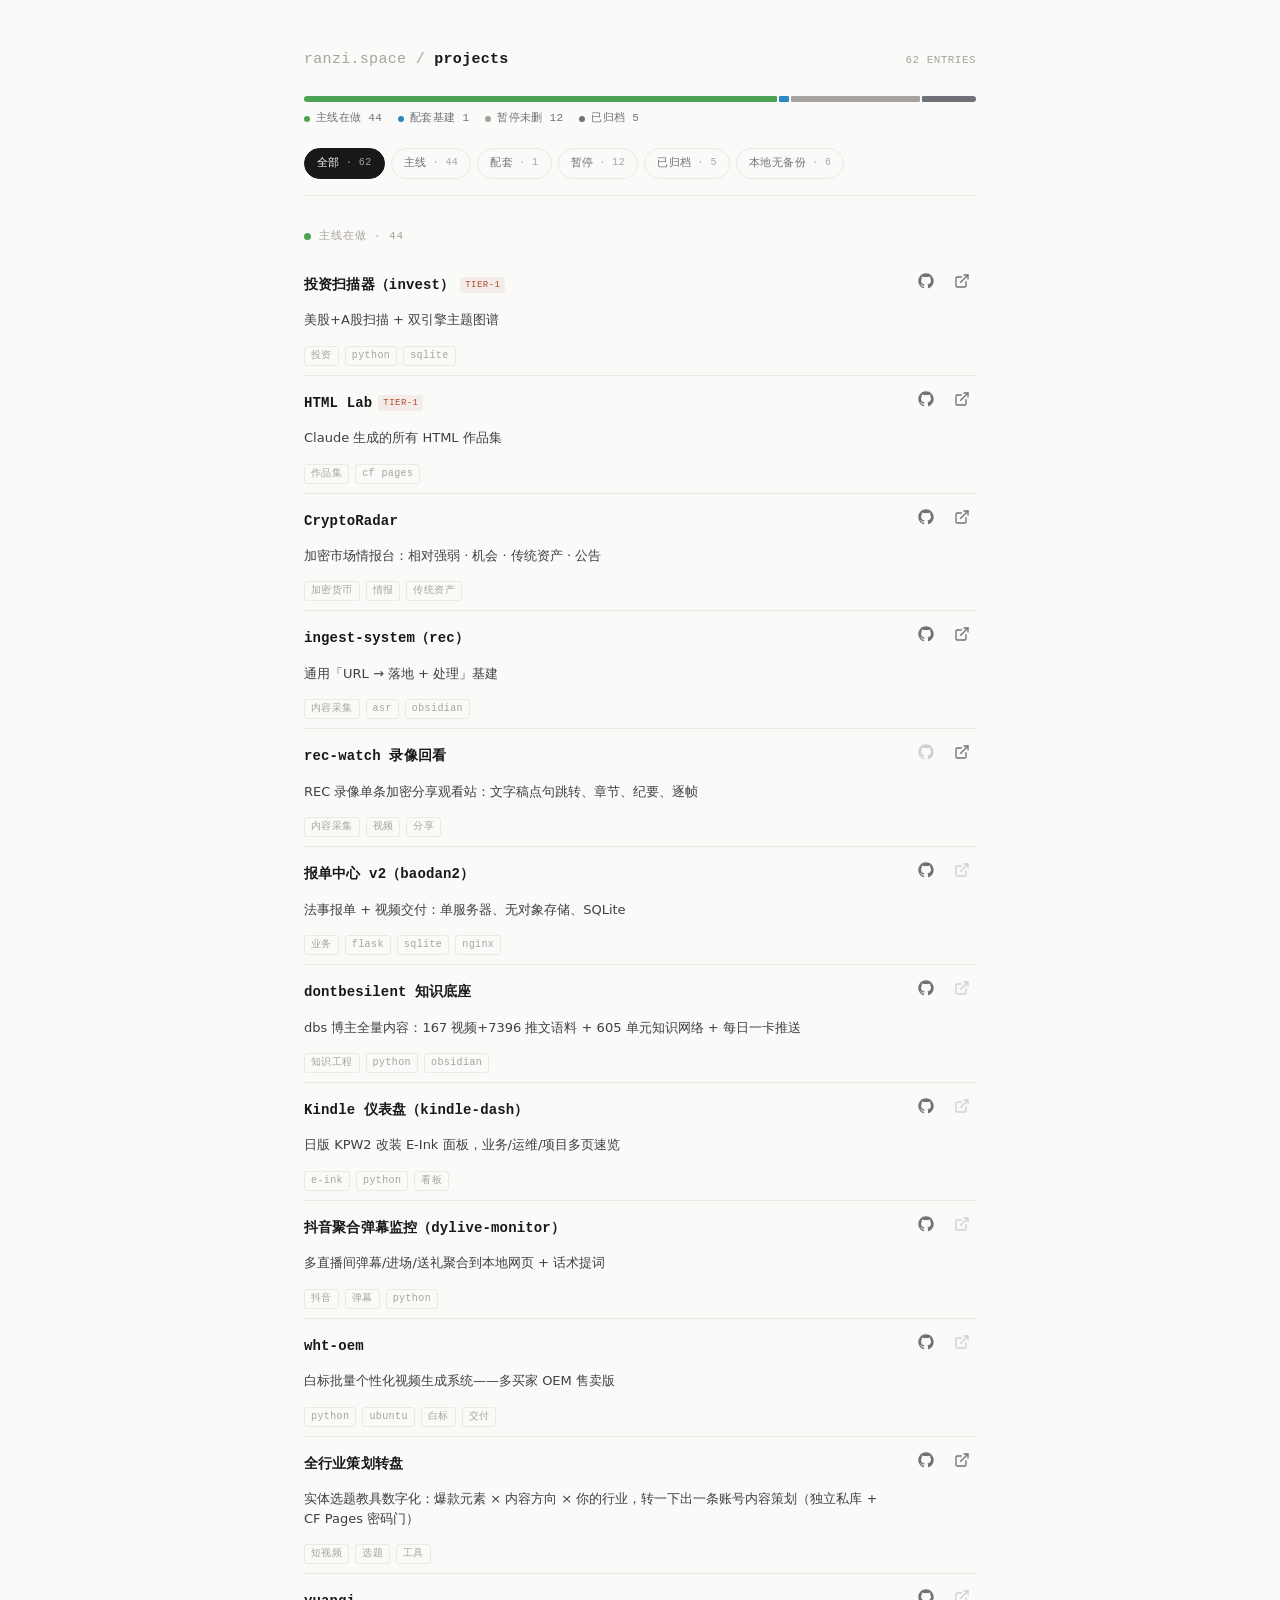
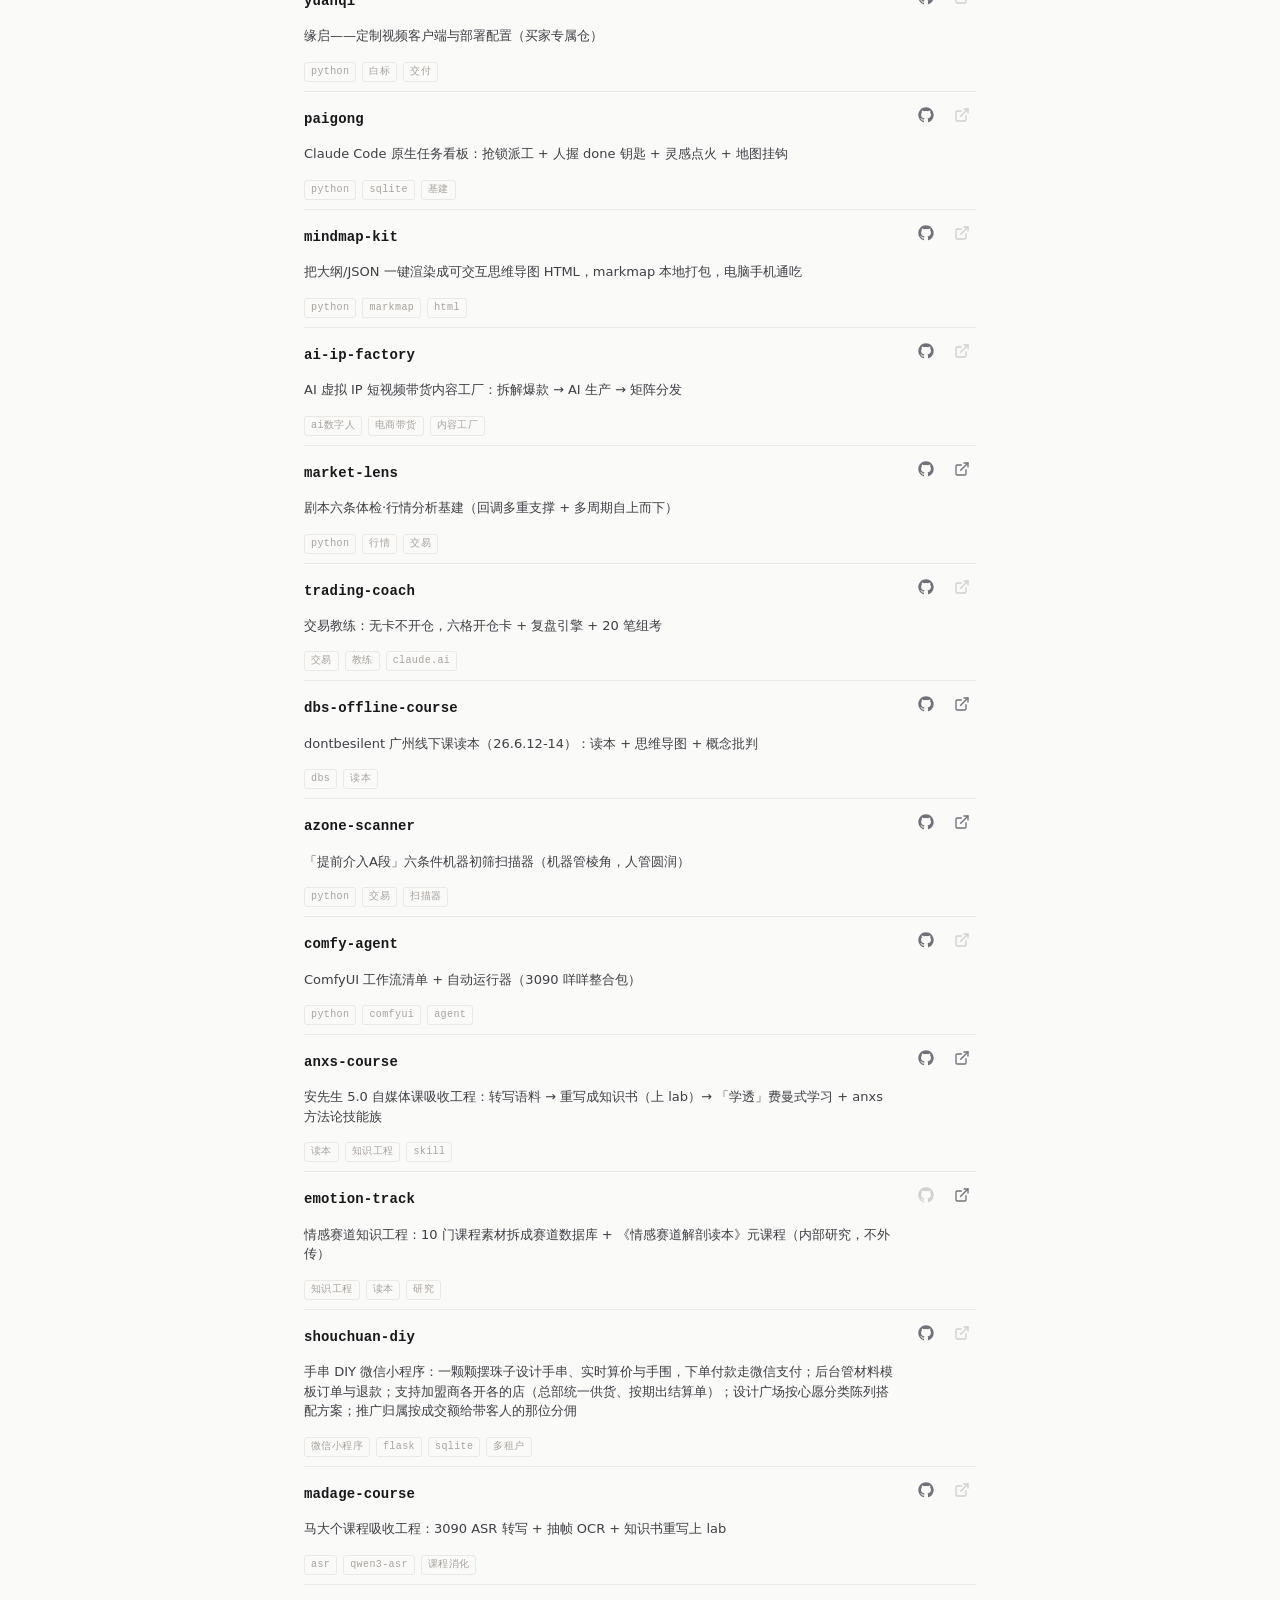
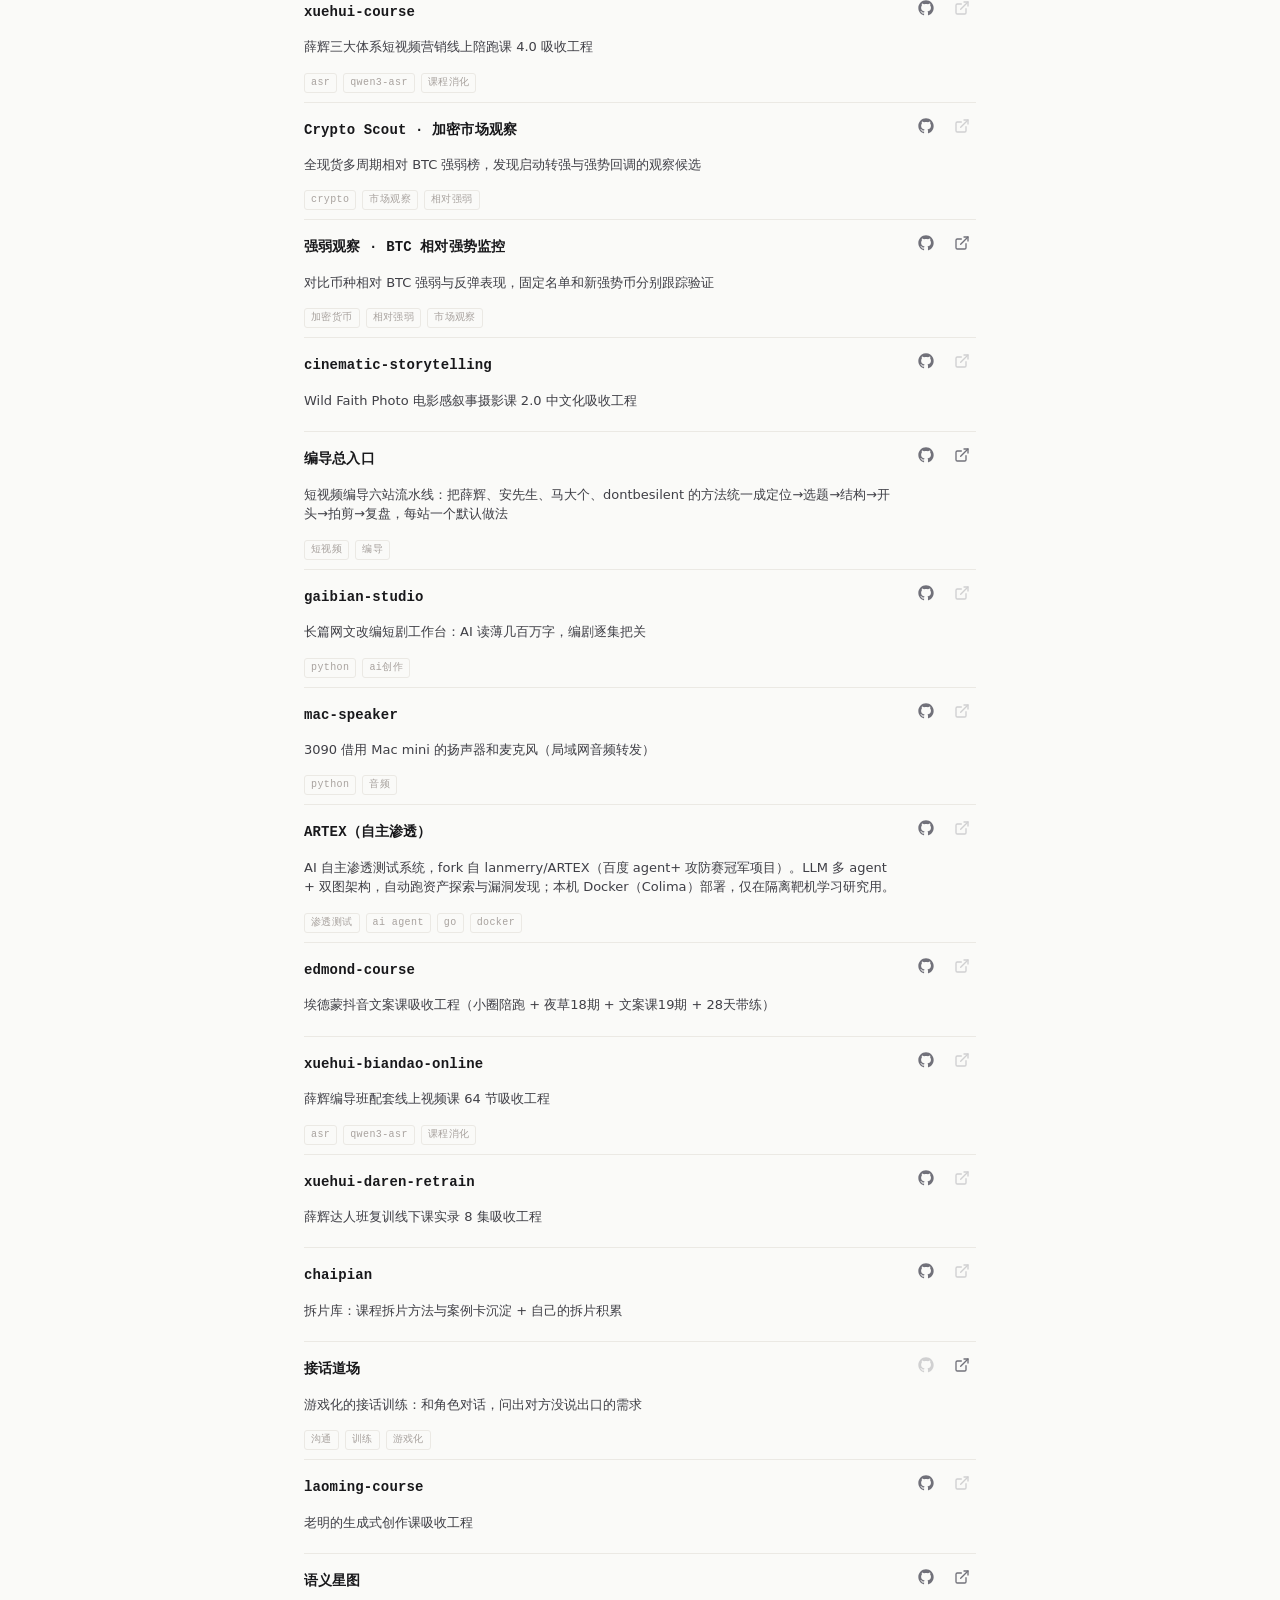
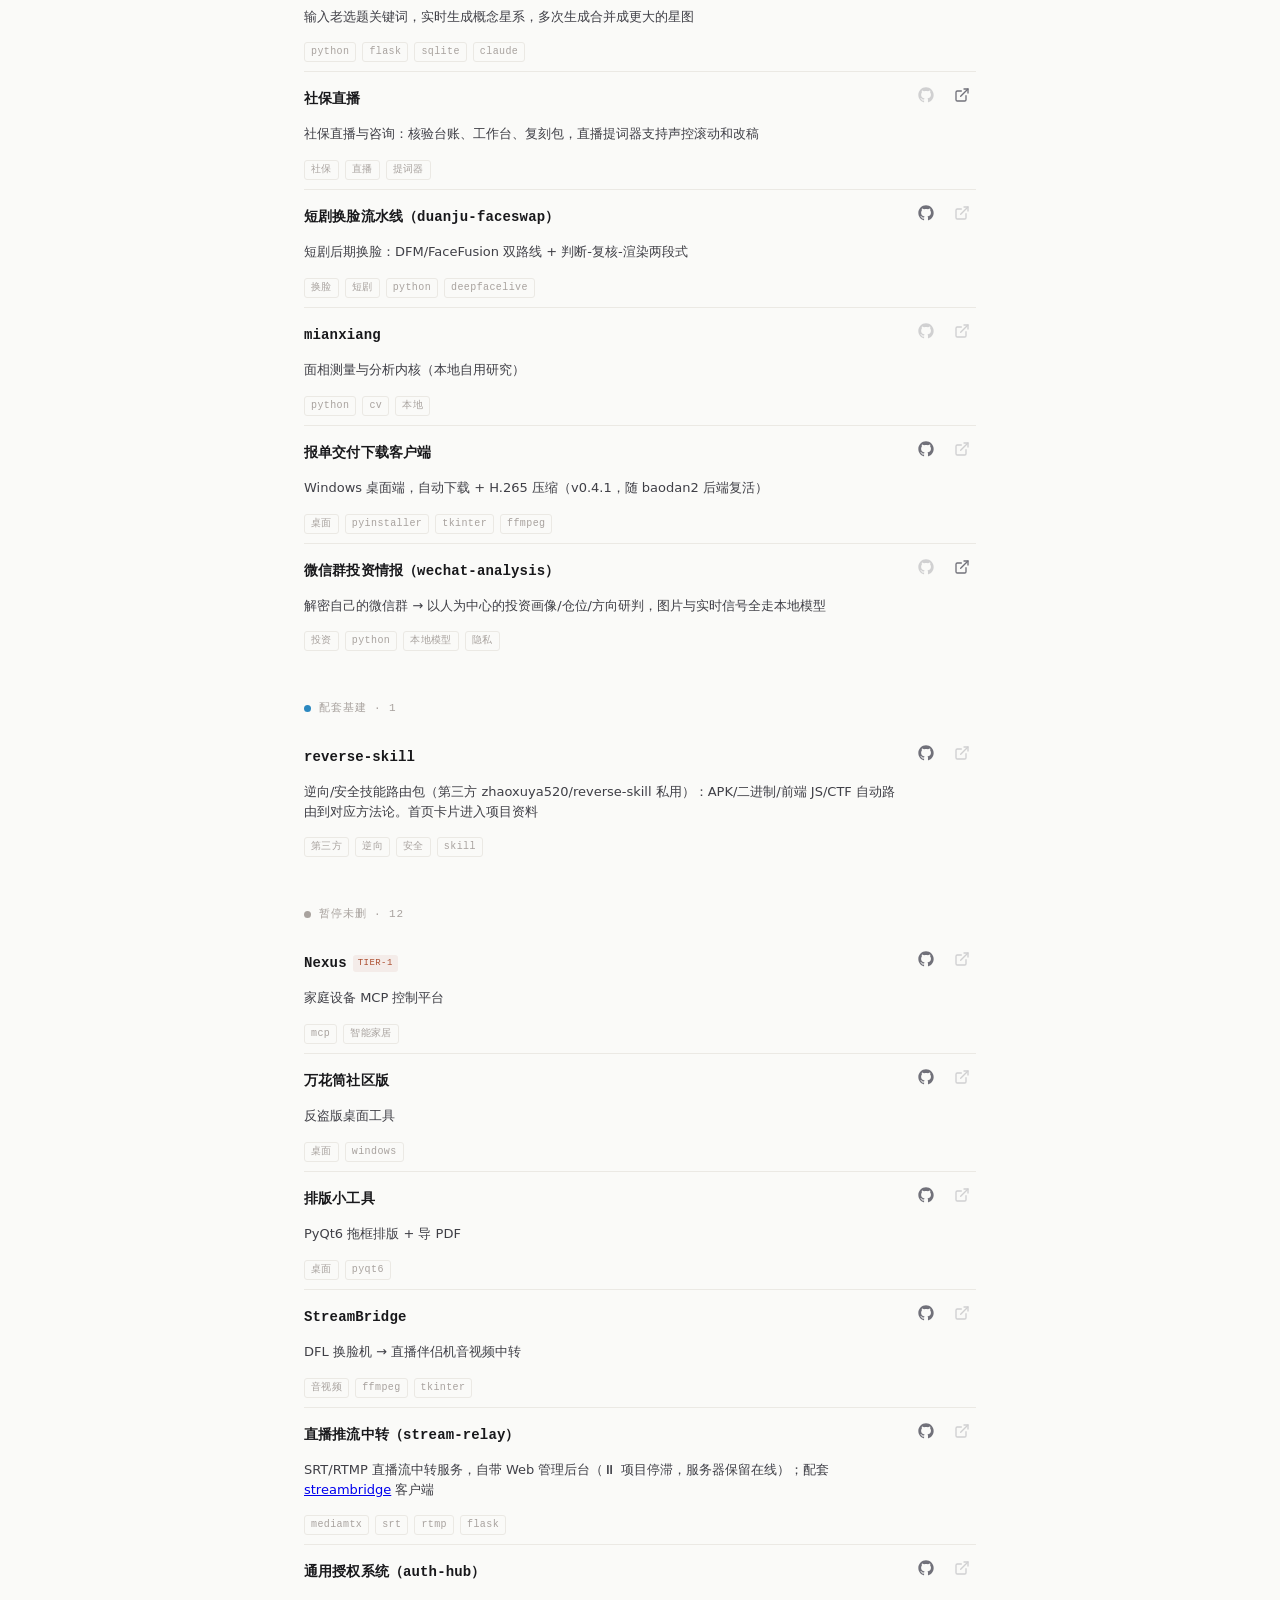
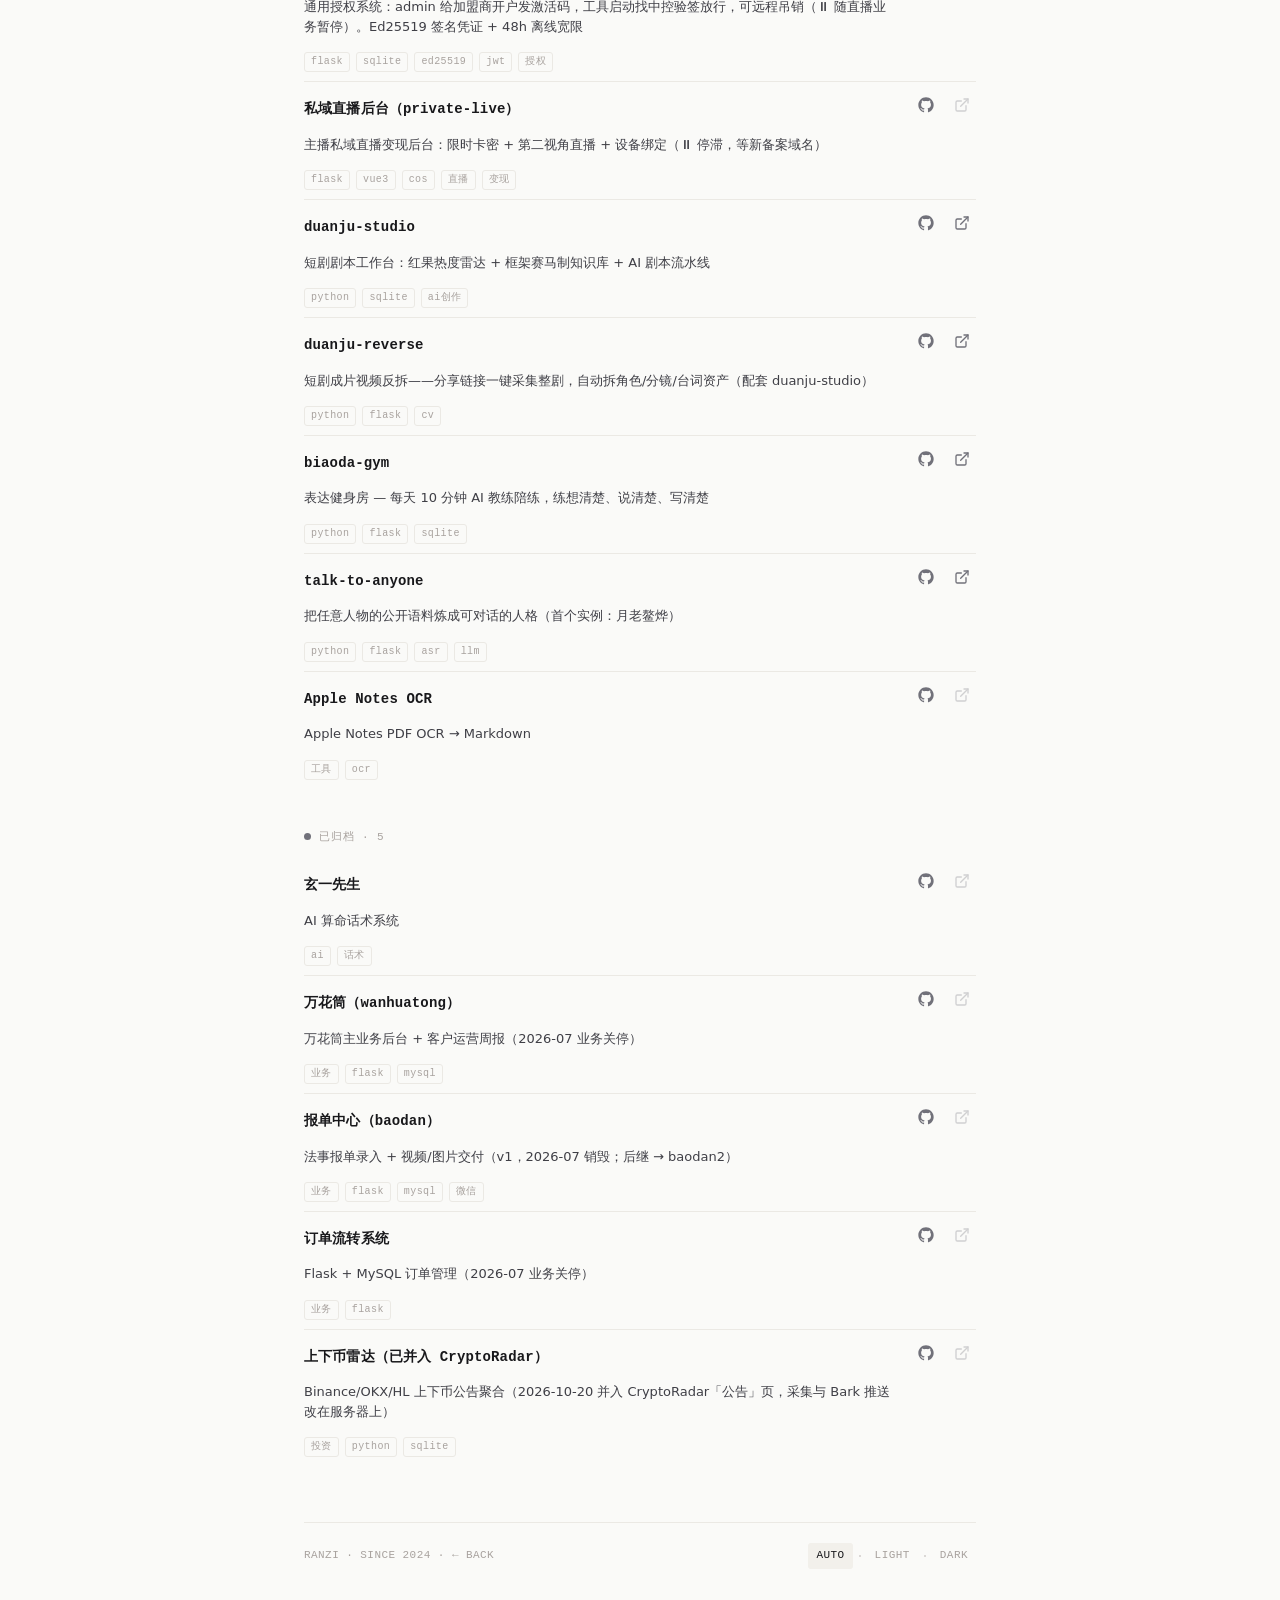
<file: projects/index.html>
<!DOCTYPE html>
<html lang="zh-CN" data-page="projects">
<head>
<meta charset="UTF-8">
<meta name="viewport" content="width=device-width, initial-scale=1.0, viewport-fit=cover">
<title>projects · ranzi.space</title>
<meta name="description" content="ranzi 的项目完整目录。">
<meta name="color-scheme" content="light dark">

<meta name="apple-mobile-web-app-capable" content="yes">
<meta name="apple-mobile-web-app-status-bar-style" content="black-translucent">
<meta name="theme-color" content="#fafaf8" media="(prefers-color-scheme: light)">
<meta name="theme-color" content="#0c0c0c" media="(prefers-color-scheme: dark)">
<link rel="apple-touch-icon" href="/icons/apple-touch-icon.png">
<link rel="icon" href="/icons/favicon.svg" type="image/svg+xml">

<script>
  (function() {
    try {
      var t = localStorage.getItem('ranzi-space-theme');
      if (t === 'light' || t === 'dark') {
        document.documentElement.setAttribute('data-theme', t);
      }
    } catch (e) {}
  })();
</script>

<link rel="stylesheet" href="/assets/base.css">
<style>

main {
  max-width: 720px;
  margin: 0 auto;
  padding: 48px 24px 64px;
}
@media (max-width: 640px) {
  main { padding: 32px 16px 48px; }
}

/* ─── Header ───────────────────────────────── */
header {
  margin-bottom: 24px;
  display: flex;
  align-items: baseline;
  justify-content: space-between;
  gap: 16px;
}
header h1 {
  font-family: var(--font-mono);
  font-size: 15px;
  font-weight: 600;
  letter-spacing: 0.02em;
  margin: 0;
}
header h1 .crumb {
  color: var(--faint);
  font-weight: 400;
}
header h1 .crumb a {
  color: var(--faint);
  text-decoration: none;
  border-bottom: 1px solid transparent;
}
header h1 .crumb a:hover {
  color: var(--accent);
  border-bottom-color: var(--accent);
}
.meta-count {
  font-family: var(--font-mono);
  font-size: 11px;
  letter-spacing: 0.04em;
  color: var(--faint);
  text-transform: uppercase;
}

/* ─── Census bar（状态构成一览：一条堆叠横条 + 图例） ─── */
.census { margin: 0 0 20px; }
.census[hidden] { display: none; }
.census-bar {
  display: flex;
  height: 6px;
  border-radius: 3px;
  overflow: hidden;
  gap: 2px;
}
.census-bar .seg { height: 100%; border-radius: 1px; }
.census-bar .seg.active { background: var(--status-ok); }
.census-bar .seg.infra { background: var(--status-infra); }
.census-bar .seg.dormant { background: var(--status-dormant); }
.census-bar .seg.archived { background: var(--status-archived); }
.census-legend {
  margin-top: 8px;
  display: flex;
  flex-wrap: wrap;
  gap: 4px 16px;
  font-family: var(--font-mono);
  font-size: 11px;
  letter-spacing: 0.03em;
  color: var(--muted);
}
.census-legend .li { display: inline-flex; align-items: center; gap: 6px; }
.census-legend .dot {
  width: 6px; height: 6px; border-radius: 50%; flex-shrink: 0;
}

/* ─── Filter chips ────────────────────────── */
.chips {
  display: flex;
  flex-wrap: wrap;
  gap: 6px;
  margin-bottom: 32px;
  padding-bottom: 16px;
  border-bottom: 1px solid var(--border);
}
.chip {
  display: inline-flex;
  align-items: center;
  gap: 6px;
  padding: 6px 12px;
  background: transparent;
  border: 1px solid var(--border);
  border-radius: 999px;
  font: inherit;
  font-family: var(--font-mono);
  font-size: 11px;
  font-weight: 500;
  letter-spacing: 0.04em;
  text-transform: uppercase;
  color: var(--muted);
  cursor: pointer;
  transition: all 0.12s ease;
  -webkit-tap-highlight-color: transparent;
}
.chip:hover { color: var(--fg); border-color: var(--muted); }
.chip[aria-pressed="true"] {
  background: var(--fg);
  color: var(--bg);
  border-color: var(--fg);
}
.chip .count {
  font-size: 10px;
  opacity: 0.6;
}

/* ─── Project list ────────────────────────── */
.proj-group { margin-bottom: 40px; }
.proj-group:last-child { margin-bottom: 0; }

.group-head {
  font-family: var(--font-mono);
  font-size: 11px;
  font-weight: 500;
  letter-spacing: 0.08em;
  text-transform: uppercase;
  color: var(--faint);
  margin: 0 0 12px;
}
.group-head .dot {
  display: inline-block;
  width: 7px;
  height: 7px;
  border-radius: 50%;
  margin-right: 8px;
  vertical-align: middle;
  background: var(--status-ok);
}
.group-head.infra .dot { background: var(--status-infra); }
.group-head.dormant .dot { background: var(--status-dormant); }
.group-head.archived .dot { background: var(--status-archived); }

.proj-list {
  list-style: none;
  margin: 0;
  padding: 0;
}
.proj-row {
  display: grid;
  grid-template-columns: 1fr auto;
  gap: 12px 16px;
  align-items: baseline;
  padding: 9px 0;
  border-bottom: 1px solid var(--border);
}
.proj-row:last-child { border-bottom: none; }
.proj-row.hidden { display: none; }

.proj-name {
  font-family: var(--font-mono);
  font-size: 14px;
  font-weight: 600;
  color: var(--fg);
  letter-spacing: 0.01em;
}
.proj-name .tier-flag {
  display: inline-block;
  font-size: 9px;
  font-weight: 400;
  padding: 1px 5px;
  margin-left: 6px;
  border-radius: 3px;
  background: var(--accent-soft);
  color: var(--accent);
  letter-spacing: 0.05em;
  text-transform: uppercase;
  vertical-align: middle;
}
.proj-tagline {
  grid-column: 1;
  font-size: 13px;
  color: var(--fg-soft);
  line-height: 1.5;
  margin-top: 2px;
}
.proj-tags {
  grid-column: 1;
  display: flex;
  flex-wrap: wrap;
  gap: 6px;
  margin-top: 4px;
}
.proj-tags .t {
  font-family: var(--font-mono);
  font-size: 10px;
  color: var(--faint);
  letter-spacing: 0.04em;
  padding: 1px 6px;
  border: 1px solid var(--border);
  border-radius: 3px;
  text-transform: lowercase;
}

.proj-links {
  grid-row: 1 / span 3;
  grid-column: 2;
  display: flex;
  gap: 8px;
  align-items: center;
}
.proj-links a {
  display: inline-flex;
  align-items: center;
  justify-content: center;
  width: 28px;
  height: 28px;
  border-radius: 6px;
  color: var(--muted);
  text-decoration: none;
  transition: all 0.12s ease;
}
.proj-links a:hover {
  background: var(--hover);
  color: var(--fg);
}
.proj-links a svg {
  width: 16px;
  height: 16px;
}
.proj-links a.disabled {
  opacity: 0.3;
  pointer-events: none;
}

/* ─── Loading state ─────────────────────── */
.loading {
  font-family: var(--font-mono);
  font-size: 12px;
  color: var(--faint);
  text-align: center;
  padding: 40px 0;
}
.empty {
  font-family: var(--font-mono);
  font-size: 12px;
  color: var(--faint);
  text-align: center;
  padding: 20px 0;
}

/* ─── Footer ────────────────────────────── */
footer {
  margin-top: 56px;
  padding-top: 20px;
  border-top: 1px solid var(--border);
  display: flex;
  justify-content: space-between;
  align-items: center;
  gap: 16px;
  font-family: var(--font-mono);
  font-size: 11px;
  letter-spacing: 0.04em;
  color: var(--faint);
}
footer .meta { text-transform: uppercase; }
footer a {
  color: var(--faint);
  text-decoration: none;
  border-bottom: 1px solid transparent;
}
footer a:hover {
  color: var(--accent);
  border-bottom-color: var(--accent);
}


@media (max-width: 480px) {
  footer { flex-direction: column; align-items: flex-start; gap: 16px; }
}

::selection { background: var(--accent-soft); }
</style>
</head>
<body>
<main>

  <header>
    <h1><span class="crumb"><a href="/">ranzi.space</a> /</span> projects</h1>
    <span class="meta-count" id="meta-count">—</span>
  </header>

  <div class="census" id="census" hidden>
    <div class="census-bar" id="census-bar"></div>
    <div class="census-legend" id="census-legend"></div>
  </div>

  <nav class="chips" id="chips" role="tablist" aria-label="filter">
    <button class="chip" data-filter="all" aria-pressed="true">全部 <span class="count" data-count-for="all"></span></button>
    <button class="chip" data-filter="active" aria-pressed="false">主线 <span class="count" data-count-for="active"></span></button>
    <button class="chip" data-filter="infra" aria-pressed="false">配套 <span class="count" data-count-for="infra"></span></button>
    <button class="chip" data-filter="dormant" aria-pressed="false">暂停 <span class="count" data-count-for="dormant"></span></button>
    <button class="chip" data-filter="archived" aria-pressed="false">已归档 <span class="count" data-count-for="archived"></span></button>
    <button class="chip" data-filter="no-github" aria-pressed="false">本地无备份 <span class="count" data-count-for="no-github"></span></button>
  </nav>

  <div id="content">
    <div class="loading">正在加载 projects.json…</div>
  </div>

  <footer>
    <span class="meta">ranzi · since 2024 · <a href="/">← back</a></span>
    <span class="theme-toggle" role="group" aria-label="theme">
      <button class="seg" data-theme="auto" aria-pressed="true">auto</button>
      <span class="sep" aria-hidden="true"></span>
      <button class="seg" data-theme="light" aria-pressed="false">light</button>
      <span class="sep" aria-hidden="true"></span>
      <button class="seg" data-theme="dark" aria-pressed="false">dark</button>
    </span>
  </footer>

</main>

<script src="/assets/theme.js"></script>
<script>
// ─── Project list renderer ─────────────────
(function() {
  var content = document.getElementById('content');
  var chipsEl = document.getElementById('chips');
  var metaCount = document.getElementById('meta-count');

  // SVG icons inline（github + external link）
  var ICON_GITHUB = '<svg viewBox="0 0 24 24" fill="currentColor"><path d="M12 .5C5.65.5.5 5.65.5 12c0 5.08 3.29 9.39 7.86 10.91.58.1.79-.25.79-.56 0-.28-.01-1.01-.02-1.98-3.2.7-3.88-1.54-3.88-1.54-.52-1.34-1.28-1.69-1.28-1.69-1.05-.71.08-.7.08-.7 1.16.08 1.77 1.19 1.77 1.19 1.03 1.76 2.7 1.25 3.36.96.1-.75.4-1.25.73-1.54-2.55-.29-5.24-1.28-5.24-5.69 0-1.26.45-2.29 1.19-3.1-.12-.29-.52-1.46.11-3.04 0 0 .97-.31 3.18 1.18.92-.26 1.92-.39 2.91-.39s1.99.13 2.91.39c2.21-1.49 3.18-1.18 3.18-1.18.63 1.58.23 2.75.11 3.04.74.81 1.19 1.84 1.19 3.1 0 4.42-2.69 5.39-5.25 5.68.41.36.78 1.06.78 2.13 0 1.54-.01 2.78-.01 3.15 0 .31.21.67.8.56C20.21 21.38 23.5 17.07 23.5 12 23.5 5.65 18.35.5 12 .5z"/></svg>';
  var ICON_EXTERNAL = '<svg viewBox="0 0 24 24" fill="none" stroke="currentColor" stroke-width="2" stroke-linecap="round" stroke-linejoin="round"><path d="M18 13v6a2 2 0 0 1-2 2H5a2 2 0 0 1-2-2V8a2 2 0 0 1 2-2h6"/><polyline points="15 3 21 3 21 9"/><line x1="10" y1="14" x2="21" y2="3"/></svg>';

  var STATUS_GROUPS = [
    { key: 'active',   label: '主线在做',      cls: '' },
    { key: 'infra',    label: '配套基建',      cls: 'infra' },
    { key: 'dormant',  label: '暂停未删',      cls: 'dormant' },
    { key: 'archived', label: '已归档',        cls: 'archived' }
  ];

  function renderProject(p) {
    var tierFlag = p.tier === 1 ? '<span class="tier-flag">tier-1</span>' : '';
    var tagsHtml = (p.tags || []).map(function(t) {
      return '<span class="t">' + escapeHtml(t) + '</span>';
    }).join('');

    var githubLink = p.github
      ? '<a href="' + escapeAttr(p.github) + '" target="_blank" rel="noopener" title="GitHub">' + ICON_GITHUB + '</a>'
      : '<a class="disabled" title="未上 GitHub">' + ICON_GITHUB + '</a>';
    var liveLink = p.live
      ? '<a href="' + escapeAttr(p.live) + '" target="_blank" rel="noopener" title="访问 live">' + ICON_EXTERNAL + '</a>'
      : '<a class="disabled" title="无 live URL">' + ICON_EXTERNAL + '</a>';

    return '<li class="proj-row" data-status="' + p.status + '"' +
      (p.github ? '' : ' data-no-github="1"') +
      '>' +
      '<div class="proj-name">' + escapeHtml(p.title) + tierFlag + '</div>' +
      '<div class="proj-tagline">' + renderTagline(p.tagline) + '</div>' +
      (tagsHtml ? '<div class="proj-tags">' + tagsHtml + '</div>' : '') +
      '<div class="proj-links">' + githubLink + liveLink + '</div>' +
      '</li>';
  }

  function escapeHtml(s) {
    if (s == null) return '';
    return String(s).replace(/[&<>"']/g, function(c) {
      return { '&': '&amp;', '<': '&lt;', '>': '&gt;', '"': '&quot;', "'": '&#39;' }[c];
    });
  }
  function escapeAttr(s) { return escapeHtml(s); }

  // tagline 支持 markdown 风格 [文字](链接)；其余文本照常转义。
  // URL 只放行 http(s) 和站内路径，挡掉 javascript: 等注入。
  function renderTagline(s) {
    if (s == null) return '';
    s = String(s);
    var out = '', last = 0, m;
    var re = /\[([^\]]+)\]\(([^)]+)\)/g;
    while ((m = re.exec(s)) !== null) {
      out += escapeHtml(s.slice(last, m.index));
      var url = m[2];
      if (/^(https?:\/\/|\/)/.test(url)) {
        out += '<a href="' + escapeAttr(url) + '" target="_blank" rel="noopener">' + escapeHtml(m[1]) + '</a>';
      } else {
        out += escapeHtml(m[0]);
      }
      last = re.lastIndex;
    }
    out += escapeHtml(s.slice(last));
    return out;
  }

  function renderAll(projects) {
    var byStatus = {};
    STATUS_GROUPS.forEach(function(g) { byStatus[g.key] = []; });

    projects.forEach(function(p) {
      if (byStatus[p.status] !== undefined) {
        byStatus[p.status].push(p);
      }
    });

    // 按 tier 排序（tier=1 在前）
    Object.keys(byStatus).forEach(function(k) {
      byStatus[k].sort(function(a, b) { return (a.tier || 9) - (b.tier || 9); });
    });

    var html = '';
    STATUS_GROUPS.forEach(function(g) {
      var rows = byStatus[g.key];
      if (!rows.length) return;
      html += '<div class="proj-group" data-group="' + g.key + '">';
      html += '<h2 class="group-head ' + g.cls + '"><span class="dot"></span>' + g.label + ' · ' + rows.length + '</h2>';
      html += '<ul class="proj-list">' + rows.map(renderProject).join('') + '</ul>';
      html += '</div>';
    });

    content.innerHTML = html || '<div class="empty">没有项目</div>';

    // 总数 + chip counts
    var total = projects.length;
    var counts = {
      all: total,
      active: byStatus.active.length,
      infra: byStatus.infra.length,
      dormant: byStatus.dormant.length,
      archived: byStatus.archived.length,
      'no-github': projects.filter(function(p) { return !p.github; }).length
    };
    metaCount.textContent = total + ' entries';
    Object.keys(counts).forEach(function(k) {
      var el = chipsEl.querySelector('[data-count-for="' + k + '"]');
      if (el) el.textContent = '· ' + counts[k];
      // 计数为 0 的过滤 chip 藏掉（如 infra 全部 show_on_site=false 时）
      if (k !== 'all' && el) {
        el.closest('.chip').style.display = counts[k] ? '' : 'none';
      }
    });

    renderCensus(byStatus, total);
  }

  // ─── 状态构成条：占比一眼可见 ───
  function renderCensus(byStatus, total) {
    var census = document.getElementById('census');
    var bar = document.getElementById('census-bar');
    var legend = document.getElementById('census-legend');
    if (!census || !total) return;
    bar.innerHTML = '';
    legend.innerHTML = '';
    STATUS_GROUPS.forEach(function(g) {
      var n = byStatus[g.key].length;
      if (!n) return;
      var seg = document.createElement('span');
      seg.className = 'seg ' + g.key;
      seg.style.flexGrow = n;
      seg.title = g.label + ' ' + n;
      bar.appendChild(seg);

      var li = document.createElement('span');
      li.className = 'li';
      li.innerHTML = '<span class="dot"></span>';
      li.querySelector('.dot').style.background =
        'var(--status-' + (g.key === 'active' ? 'ok' : g.key) + ')';
      li.appendChild(document.createTextNode(g.label + ' ' + n));
      legend.appendChild(li);
    });
    census.hidden = false;
  }

  function applyFilter(filter) {
    var rows = content.querySelectorAll('.proj-row');
    var groups = content.querySelectorAll('.proj-group');

    rows.forEach(function(row) {
      var show = false;
      if (filter === 'all') show = true;
      else if (filter === 'no-github') show = row.hasAttribute('data-no-github');
      else show = row.dataset.status === filter;
      row.classList.toggle('hidden', !show);
    });

    // hide empty groups
    groups.forEach(function(g) {
      var visible = g.querySelectorAll('.proj-row:not(.hidden)').length;
      g.style.display = visible ? '' : 'none';
    });

    chipsEl.querySelectorAll('.chip').forEach(function(c) {
      c.setAttribute('aria-pressed', c.dataset.filter === filter ? 'true' : 'false');
    });
  }

  chipsEl.addEventListener('click', function(e) {
    var chip = e.target.closest('.chip');
    if (!chip) return;
    applyFilter(chip.dataset.filter);
  });

  fetch('/projects.json', { credentials: 'same-origin', cache: 'no-store' })
    .then(function(r) {
      if (!r.ok) throw new Error('HTTP ' + r.status);
      return r.json();
    })
    .then(function(data) {
      // show_on_site=false 的条目只记录不展示
      var projects = (data.projects || []).filter(function(p) { return p.show_on_site !== false; });
      renderAll(projects);
    })
    .catch(function(e) {
      content.innerHTML = '<div class="empty">加载失败: ' + escapeHtml(e.message || 'unknown') + '</div>';
    });
})();
</script>
</body>
</html>
</file>
<file: assets/base.css>
:root {
  --bg: #fafaf8;
  --fg: #18181b;
  --fg-soft: #3f3f46;
  --muted: #71717a;
  --faint: #a8a29e;
  --border: #ebe9e4;
  --hover: #f2f0eb;
  --card: #ffffff;
  --accent: oklch(54% 0.13 38);
  --accent-soft: oklch(54% 0.13 38 / 0.08);
  --rule: #ddd8cc;
  --vermilion: #c8321e;
  --grain: url("data:image/svg+xml,%3Csvg xmlns='http://www.w3.org/2000/svg' width='240' height='240'%3E%3Cfilter id='n'%3E%3CfeTurbulence type='fractalNoise' baseFrequency='.8' numOctaves='3' stitchTiles='stitch'/%3E%3CfeColorMatrix values='0 0 0 0 0.35 0 0 0 0 0.27 0 0 0 0 0.16 0.5 0 0 0 -0.27'/%3E%3C/filter%3E%3Crect width='100%25' height='100%25' filter='url(%23n)'/%3E%3C/svg%3E");
  --status-ok: oklch(64% 0.14 145);
  --status-warn: oklch(72% 0.14 75);
  --status-bad: oklch(60% 0.18 25);
  --status-infra: oklch(60% 0.12 240);
  --status-dormant: #a8a29e;
  --status-archived: #71717a;
  --font-sans: -apple-system, BlinkMacSystemFont, "Segoe UI", "PingFang SC", "Hiragino Sans GB", "Microsoft YaHei", system-ui, sans-serif;
  --font-mono: ui-monospace, SFMono-Regular, "SF Mono", Menlo, Consolas, "Liberation Mono", monospace;
  --font-serif: "Songti SC", "Noto Serif SC", "Source Han Serif SC", "STSong", "SimSun", Georgia, serif;
}

:root[data-theme="dark"] {
  --bg: #0c0c0c;
  --fg: #ededec;
  --fg-soft: #c4c4c0;
  --muted: #8a8a87;
  --faint: #5a5a57;
  --border: #1c1c1a;
  --hover: #161614;
  --card: #131311;
  --accent: oklch(72% 0.12 38);
  --accent-soft: oklch(72% 0.12 38 / 0.10);
  --rule: #2c2c29;
  --vermilion: #ef6a55;
  --grain: url("data:image/svg+xml,%3Csvg xmlns='http://www.w3.org/2000/svg' width='240' height='240'%3E%3Cfilter id='n'%3E%3CfeTurbulence type='fractalNoise' baseFrequency='.8' numOctaves='3' stitchTiles='stitch'/%3E%3CfeColorMatrix values='0 0 0 0 0.95 0 0 0 0 0.92 0 0 0 0 0.84 0.3 0 0 0 -0.165'/%3E%3C/filter%3E%3Crect width='100%25' height='100%25' filter='url(%23n)'/%3E%3C/svg%3E");
  --status-dormant: #5a5a57;
  --status-archived: #4a4a47;
}

@media (prefers-color-scheme: dark) {
  :root:not([data-theme="light"]) {
    --bg: #0c0c0c;
    --fg: #ededec;
    --fg-soft: #c4c4c0;
    --muted: #8a8a87;
    --faint: #5a5a57;
    --border: #1c1c1a;
    --hover: #161614;
    --card: #131311;
    --accent: oklch(72% 0.12 38);
    --accent-soft: oklch(72% 0.12 38 / 0.10);
    --rule: #2c2c29;
    --vermilion: #ef6a55;
    --grain: url("data:image/svg+xml,%3Csvg xmlns='http://www.w3.org/2000/svg' width='240' height='240'%3E%3Cfilter id='n'%3E%3CfeTurbulence type='fractalNoise' baseFrequency='.8' numOctaves='3' stitchTiles='stitch'/%3E%3CfeColorMatrix values='0 0 0 0 0.95 0 0 0 0 0.92 0 0 0 0 0.84 0.3 0 0 0 -0.165'/%3E%3C/filter%3E%3Crect width='100%25' height='100%25' filter='url(%23n)'/%3E%3C/svg%3E");
    --status-dormant: #5a5a57;
    --status-archived: #4a4a47;
  }
}

:where([data-page="home"], [data-page="projects"], [data-page="home"] *, [data-page="projects"] *) { box-sizing: border-box; }
html:where([data-page="home"], [data-page="projects"]) { -webkit-text-size-adjust: 100%; }
:where([data-page="home"], [data-page="projects"]) body {
  margin: 0;
  font-family: var(--font-sans);
  font-size: 16px;
  line-height: 1.6;
  color: var(--fg);
  background: var(--bg);
  -webkit-font-smoothing: antialiased;
  -moz-osx-font-smoothing: grayscale;
  transition: background-color 0.15s ease, color 0.15s ease;
  padding: env(safe-area-inset-top) env(safe-area-inset-right) env(safe-area-inset-bottom) env(safe-area-inset-left);
}

:root[data-page="services"] {
  --font-mono: ui-monospace, SFMono-Regular, "SF Mono", Menlo, Consolas, monospace;
}

.theme-toggle { display: inline-flex; align-items: center; gap: 4px; }
.theme-toggle .seg {
  background: none; border: none; padding: 4px 8px; margin: 0;
  font: inherit; font-family: var(--font-mono); font-size: 11px;
  letter-spacing: 0.04em; color: var(--faint); cursor: pointer;
  border-radius: 3px; text-transform: uppercase;
  transition: color 0.15s ease, background-color 0.15s ease;
}
.theme-toggle .seg:hover { color: var(--muted); }
.theme-toggle .seg[aria-pressed="true"] {
  color: var(--fg); background: var(--hover);
}
.theme-toggle .sep {
  display: inline-block; width: 2px; height: 2px;
  background: currentColor; border-radius: 50%; opacity: 0.5; margin: 0 2px;
}
</file>
